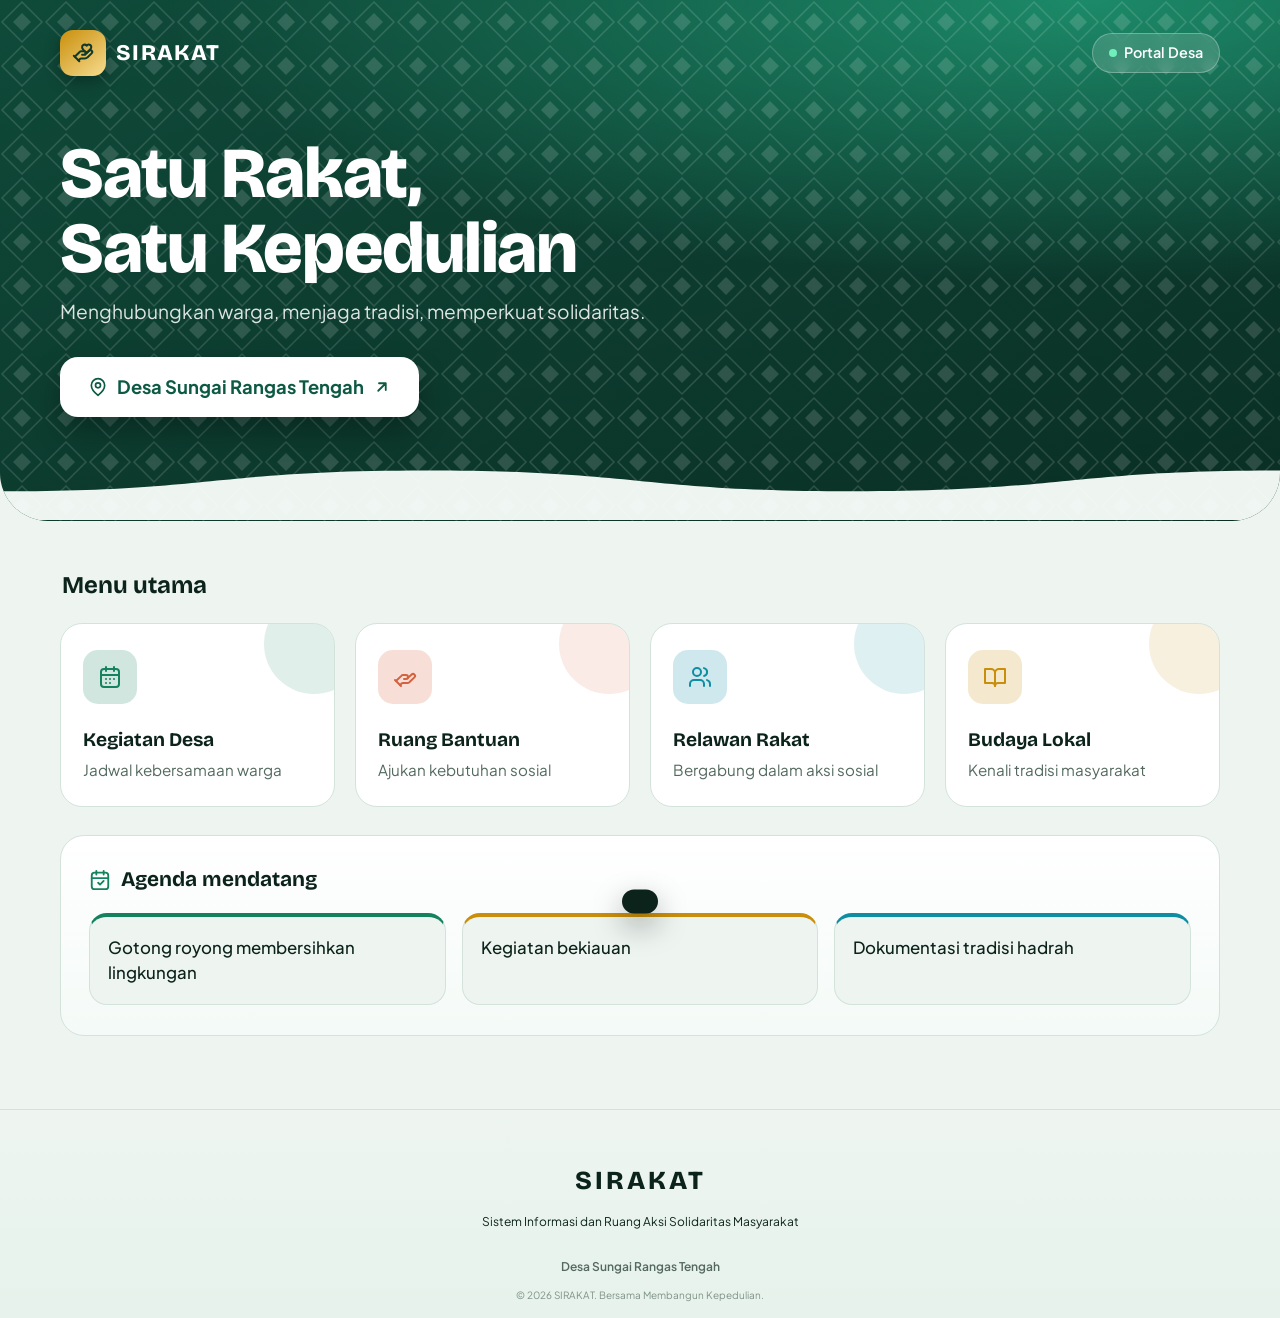
<file: index.html>
<!DOCTYPE html>
<html lang="id">
<head>
    <meta charset="utf-8">
    <meta name="viewport" content="width=device-width, initial-scale=1, viewport-fit=cover">

    <link rel="icon" href="logo_banjar.png?v=2">
    <link rel="apple-touch-icon" href="logo_banjar.png?v=2">

    <title>SIRAKAT – Portal Desa Sungai Rangas Tengah</title>

    <link rel="preconnect" href="https://fonts.googleapis.com">
    <link href="https://fonts.googleapis.com/css2?family=Bricolage+Grotesque:wght@600;700;800&family=Plus+Jakarta+Sans:wght@400;500;600&display=swap" rel="stylesheet">

    <link rel="stylesheet" href="style.css">
</head>

<body>

<div class="app">

    <!-- HEADER -->
    <header class="hero">

        <svg class="pattern" width="100%" height="100%" aria-hidden="true">
            <defs>
                <pattern id="sas" width="44" height="44" patternUnits="userSpaceOnUse">
                    <path d="M22 2 42 22 22 42 2 22Z"
                        fill="none" stroke="#fff" stroke-width="1.5"/>
                    <path d="M22 13 31 22 22 31 13 22Z" fill="#fff"/>
                </pattern>
            </defs>
            <rect width="100%" height="100%" fill="url(#sas)"/>
        </svg>

        <div class="top">

            <div class="brand">
                <span class="logo">
                    <svg width="22" height="22" viewBox="0 0 24 24"
                        fill="none" stroke="currentColor" stroke-width="2.2"
                        stroke-linecap="round" stroke-linejoin="round"
                        aria-hidden="true">
                        <path d="M11 14h2a2 2 0 1 0 0-4h-3c-.6 0-1.1.2-1.4.6L3 16"/>
                        <path d="m7 20 1.6-1.4c.3-.4.8-.6 1.4-.6h4c1.1 0 2.1-.4 2.8-1.2l4.6-4.4a2 2 0 0 0-2.75-2.91l-4.2 3.9"/>
                        <path d="m2 15 6 6"/>
                        <path d="M19.5 8.5c.7-.7 1.5-1.6 1.5-2.7A2.73 2.73 0 0 0 16 4a2.78 2.78 0 0 0-5 1.8c0 1.2.8 2 1.5 2.8L16 12Z"/>
                    </svg>
                </span>

                SIRAKAT
            </div>

            <span class="badge">
                <span class="dot"></span>
                Portal Desa
            </span>

        </div>

        <h1>Satu Rakat, Satu Kepedulian</h1>

        <p class="tag">
            Menghubungkan warga, menjaga tradisi, memperkuat solidaritas.
        </p>

        <a class="village"
            href="https://maps.app.goo.gl/5zvKgTzNbCBPgRcs8?g_st=ac"
            target="_blank"
            rel="noopener"
            aria-label="Buka tautan Desa Sungai Rangas Tengah">

            <svg width="20" height="20" viewBox="0 0 24 24"
                fill="none" stroke="currentColor" stroke-width="2"
                stroke-linecap="round" stroke-linejoin="round"
                aria-hidden="true">
                <path d="M20 10c0 6-8 12-8 12S4 16 4 10a8 8 0 0 1 16 0Z"/>
                <circle cx="12" cy="10" r="3"/>
            </svg>

            Desa Sungai Rangas Tengah

            <svg class="go" width="18" height="18" viewBox="0 0 24 24"
                fill="none" stroke="currentColor" stroke-width="2.4"
                stroke-linecap="round" stroke-linejoin="round"
                aria-hidden="true">
                <path d="M7 17 17 7M8 7h9v9"/>
            </svg>

        </a>

        <div class="hero-wave" aria-hidden="true">
            <svg class="waves" viewBox="0 0 1200 46" preserveAspectRatio="none">
                <path fill="#07120e"
                    d="M0 24c100 0 100-16 200-16s100 16 200 16 100-16 200-16 100 16 200 16 100-16 200-16 100 16 200 16V46H0Z"
                    style="fill:var(--bg)"/>
            </svg>
        </div>

    </header>


    <!-- KONTEN UTAMA -->
    <main>

        <h2>Menu utama</h2>

        <div class="grid">

            <!-- MENU KEGIATAN DESA -->
            <a href="kegiatanDesa.html" class="card c1" data-n="Kegiatan Desa">

                <span class="ico">
                    <svg viewBox="0 0 24 24" fill="none"
                        stroke="currentColor" stroke-width="2"
                        stroke-linecap="round" stroke-linejoin="round"
                        aria-hidden="true">
                        <rect x="3" y="4" width="18" height="18" rx="3"/>
                        <path d="M16 2v4M8 2v4M3 10h18M8 14h.01M12 14h.01M16 14h.01M8 18h.01M12 18h.01"/>
                    </svg>
                </span>

                <h3>Kegiatan Desa</h3>
                <p>Jadwal kebersamaan warga</p>

            </a>


            <!-- MENU RUANG BANTUAN -->
            <a href="https://forms.gle/cPUoxYeEaPa3DSxs7"
                class="card c2"
                data-n="Butuh Bantuan"
                target="_blank"
                rel="noopener">

                <span class="ico">
                    <svg viewBox="0 0 24 24" fill="none"
                        stroke="currentColor" stroke-width="2"
                        stroke-linecap="round" stroke-linejoin="round"
                        aria-hidden="true">
                        <path d="M11 14h2a2 2 0 1 0 0-4h-3c-.6 0-1.1.2-1.4.6L3 16"/>
                        <path d="m7 20 1.6-1.4c.3-.4.8-.6 1.4-.6h4c1.1 0 2.1-.4 2.8-1.2l4.6-4.4a2 2 0 0 0-2.75-2.91l-4.2 3.9"/>
                        <path d="m2 15 6 6"/>
                    </svg>
                </span>

                <h3>Ruang Bantuan</h3>
                <p>Ajukan kebutuhan sosial</p>

            </a>


            <!-- MENU RELAWAN RAKAT -->
            <a href="https://forms.gle/3x8sNTWQ5UChGt3t9"
                class="card c3"
                data-n="Relawan Rakat"
                target="_blank"
                rel="noopener">

                <span class="ico">
                    <svg viewBox="0 0 24 24" fill="none"
                        stroke="currentColor" stroke-width="2"
                        stroke-linecap="round" stroke-linejoin="round"
                        aria-hidden="true">
                        <circle cx="9" cy="7" r="4"/>
                        <path d="M2 21v-2a4 4 0 0 1 4-4h6a4 4 0 0 1 4 4v2"/>
                        <path d="M16 3.1a4 4 0 0 1 0 7.8M22 21v-2a4 4 0 0 0-3-3.9"/>
                    </svg>
                </span>

                <h3>Relawan Rakat</h3>
                <p>Bergabung dalam aksi sosial</p>

            </a>


            <!-- MENU BUDAYA LOKAL -->
            <a href="https://drive.google.com/drive/folders/1NHFBzE8z5zh7s4o5nzVVx8sExsSKldVB"
                class="card c4"
                data-n="Budaya Lokal"
                target="_blank"
                rel="noopener">

                <span class="ico">
                    <svg viewBox="0 0 24 24" fill="none"
                        stroke="currentColor" stroke-width="2"
                        stroke-linecap="round" stroke-linejoin="round"
                        aria-hidden="true">
                        <path d="M2 4h6a4 4 0 0 1 4 4v13a3 3 0 0 0-3-3H2Z"/>
                        <path d="M22 4h-6a4 4 0 0 0-4 4v13a3 3 0 0 1 3-3h7Z"/>
                    </svg>
                </span>

                <h3>Budaya Lokal</h3>
                <p>Kenali tradisi masyarakat</p>

            </a>

        </div>


        <!-- AGENDA MENDATANG -->
        <section class="agenda">

            <h2>
                <svg viewBox="0 0 24 24" fill="none"
                    stroke="currentColor" stroke-width="2"
                    stroke-linecap="round" stroke-linejoin="round"
                    aria-hidden="true">
                    <rect x="3" y="4" width="18" height="18" rx="3"/>
                    <path d="M16 2v4M8 2v4M3 10h18m-11 5 2 2 4-4"/>
                </svg>

                Agenda mendatang
            </h2>

            <ul>
                <li>Gotong royong membersihkan lingkungan</li>
                <li>Kegiatan bekiauan</li>
                <li>Dokumentasi tradisi hadrah</li>
            </ul>

        </section>

    </main>

</div>

<!-- FOOTER -->
<footer class="footer">

    <div class="footer-content">

        <h3>SIRAKAT</h3>

        <p class="footer-description">
            Sistem Informasi dan Ruang Aksi Solidaritas Masyarakat
        </p>

        <div class="footer-line"></div>

        <p class="footer-village">
            Desa Sungai Rangas Tengah
        </p>

        <span class="footer-copy">
            © 2026 SIRAKAT. Bersama Membangun Kepedulian.
        </span>

    </div>

</footer>
<!-- NOTIFIKASI -->
<div class="toast" id="toast" role="status" aria-live="polite"></div>


<!-- JAVASCRIPT -->
<script src="script.js"></script>



</body>
</html>
</file>
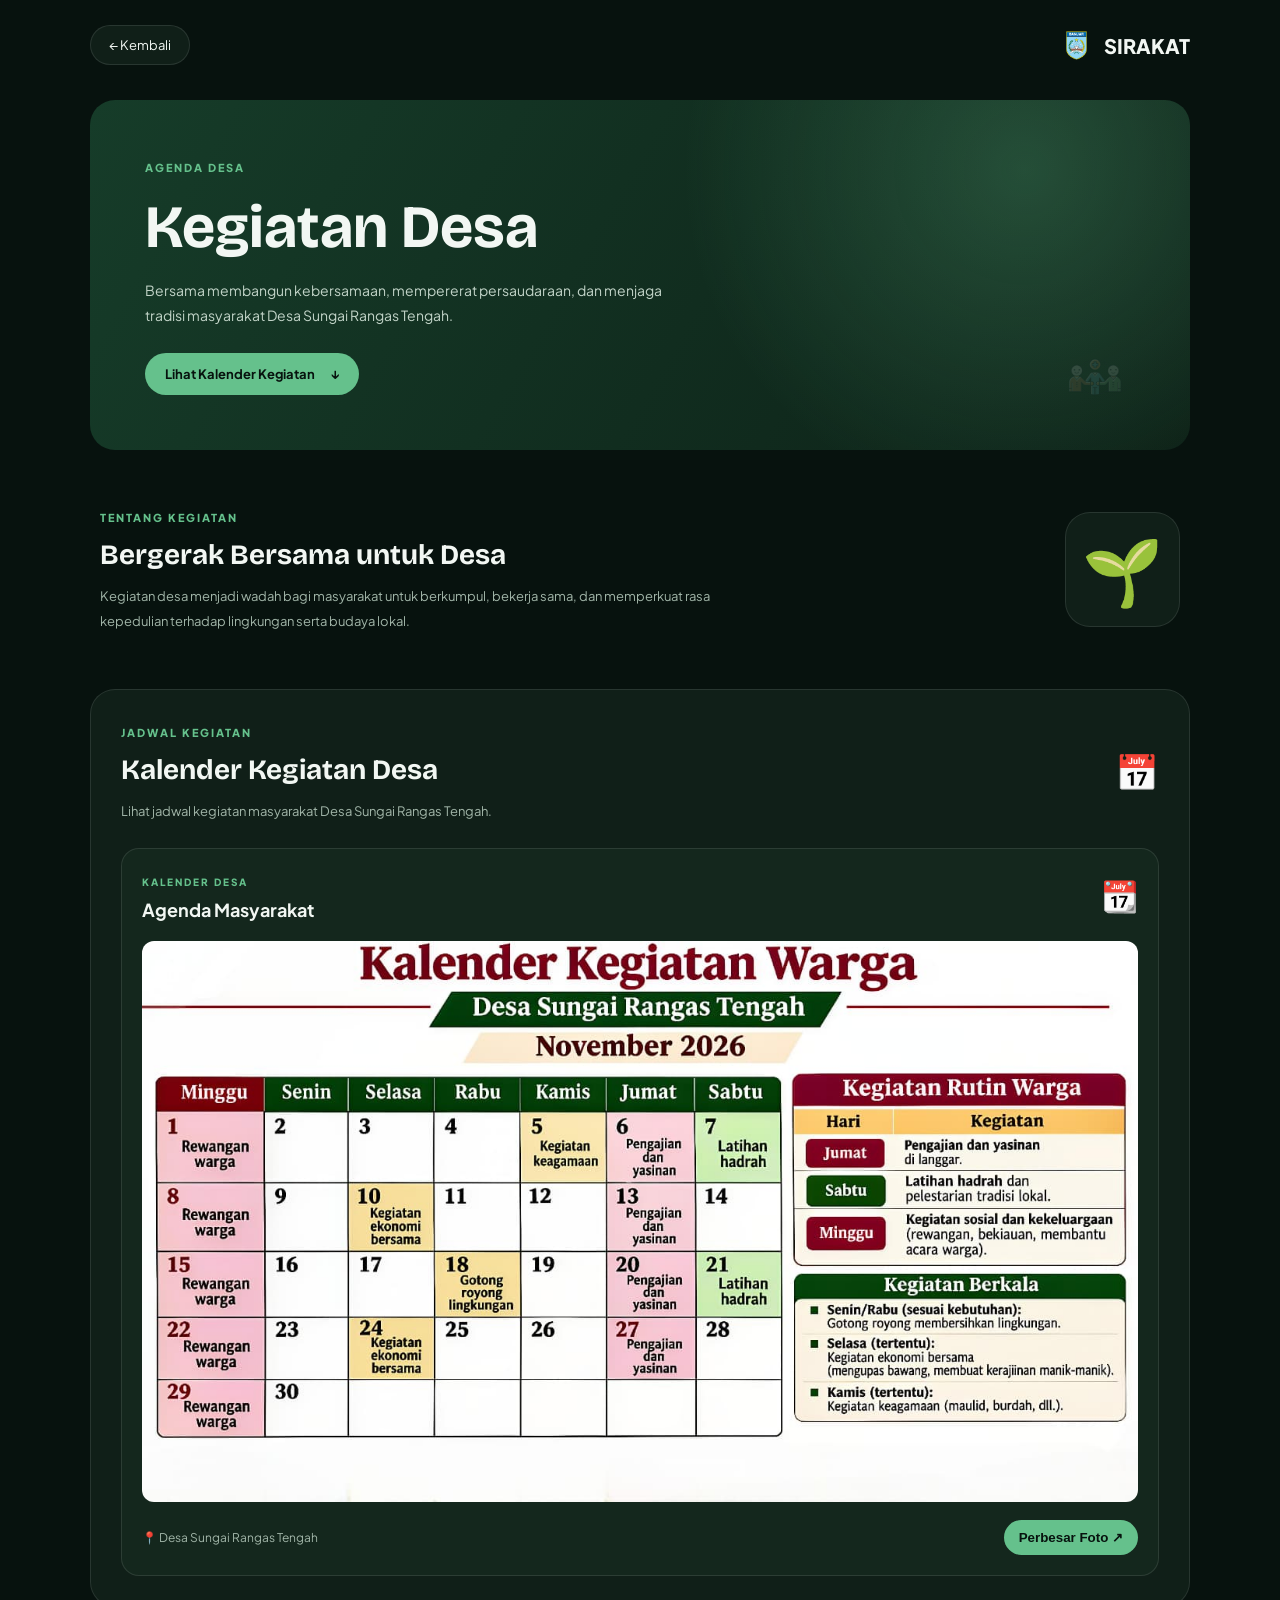
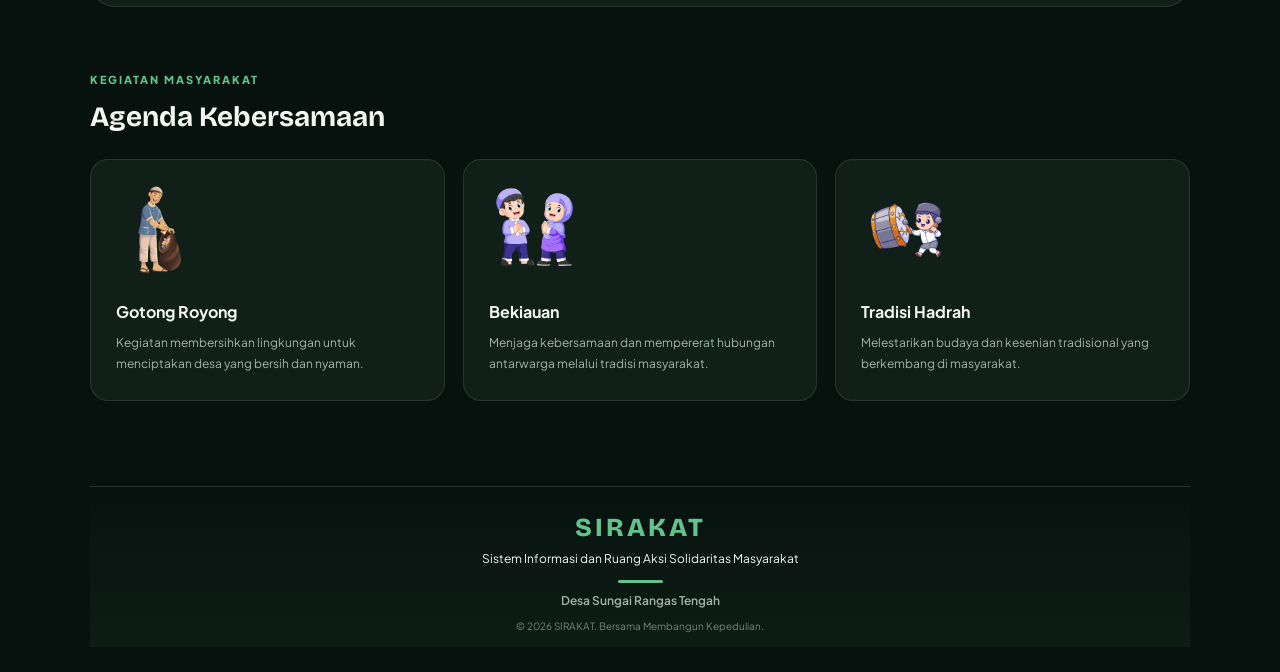
<file: kegiatanDesa.html>
<!DOCTYPE html>
<html lang="id">

<head>
    <meta charset="UTF-8">
    <meta name="viewport" content="width=device-width, initial-scale=1.0">

    <title>Kegiatan Desa | SIRAKAT</title>

    <link rel="icon" href="logo_banjar.png">

    <link rel="preconnect" href="https://fonts.googleapis.com">
    <link href="https://fonts.googleapis.com/css2?family=Bricolage+Grotesque:wght@600;700;800&family=Plus+Jakarta+Sans:wght@400;500;600;700&display=swap" rel="stylesheet">

    <style>
        :root {
            --bg: #07120e;
            --surface: #101f18;
            --card: #14271d;
            --primary: #65c18c;
            --text: #f2f7f3;
            --muted: #a1b5a8;
            --line: rgba(255,255,255,0.1);
        }

        * {
            margin: 0;
            padding: 0;
            box-sizing: border-box;
        }

        html {
            scroll-behavior: smooth;
        }

        body {
            background: var(--bg);
            color: var(--text);
            font-family: 'Plus Jakarta Sans', sans-serif;
        }

        .container {
            width: 100%;
            max-width: 1150px;
            margin: auto;
            padding: 25px;
        }

        /* HEADER */

        .header {
            display: flex;
            align-items: center;
            justify-content: space-between;
            margin-bottom: 35px;
        }

        .back-button {
            text-decoration: none;
            color: var(--text);
            background: var(--surface);
            border: 1px solid var(--line);
            padding: 11px 18px;
            border-radius: 30px;
            font-size: 13px;
            transition: 0.3s;
        }

        .back-button:hover {
            background: var(--primary);
            color: #07120e;
        }

        .brand {
            display: flex;
            align-items: center;
            gap: 10px;
            font-weight: 800;
            font-size: 20px;
        }

        .brand img {
            width: 35px;
            height: 35px;
            object-fit: contain;
        }

        /* HERO */

        .hero {
            min-height: 340px;
            padding: 55px;
            border-radius: 25px;
            background:
                radial-gradient(circle at 85% 20%, rgba(101,193,140,0.25), transparent 35%),
                linear-gradient(120deg, #163c29, #0d2117);
            position: relative;
            overflow: hidden;
            display: flex;
            align-items: center;
        }

        .hero-content {
            max-width: 650px;
            position: relative;
            z-index: 1;
        }

        .label,
        .section-label {
            color: var(--primary);
            font-size: 11px;
            font-weight: 800;
            letter-spacing: 2px;
        }

        .hero h1 {
            font-family: 'Bricolage Grotesque', sans-serif;
            font-size: clamp(38px, 6vw, 60px);
            margin: 15px 0;
        }

        .hero p {
            color: #c2d4c8;
            font-size: 14px;
            line-height: 1.8;
            max-width: 530px;
        }

        .hero-button {
            display: inline-flex;
            gap: 15px;
            align-items: center;
            margin-top: 25px;
            background: var(--primary);
            color: #07120e;
            padding: 13px 20px;
            border-radius: 30px;
            text-decoration: none;
            font-weight: 700;
            font-size: 13px;
            transition: 0.3s;
        }

        .hero-button:hover {
            transform: translateY(-3px);
            background: #8cdbab;
        }

        .hero-decoration {
            position: absolute;
            right: 45px;
            bottom: 40px;
            display: flex;
            flex-direction: column;
            text-align: right;
            color: rgba(255,255,255,0.12);
            font-weight: 800;
        }

        .hero-decoration span:first-child {
            font-size: 100px;
        }

        .hero-decoration span:last-child {
            font-size: 12px;
            letter-spacing: 5px;
        }

        /* INTRO */

        .intro {
            display: flex;
            justify-content: space-between;
            align-items: center;
            gap: 25px;
            padding: 55px 10px;
        }

        .intro h2,
        .section-heading h2,
        .activity-section h2 {
            font-family: 'Bricolage Grotesque', sans-serif;
            font-size: 28px;
            margin: 12px 0;
        }

        .intro p,
        .section-heading p {
            color: var(--muted);
            font-size: 13px;
            line-height: 1.9;
            max-width: 650px;
        }

        .intro-icon {
            font-size: 65px;
            background: var(--surface);
            border: 1px solid var(--line);
            width: 115px;
            height: 115px;
            border-radius: 25px;
            display: flex;
            align-items: center;
            justify-content: center;
            flex-shrink: 0;
        }

        /* KALENDER */

        .calendar-section {
            padding: 30px;
            background: var(--surface);
            border: 1px solid var(--line);
            border-radius: 25px;
            scroll-margin-top: 20px;
        }

        .section-heading {
            display: flex;
            justify-content: space-between;
            align-items: center;
            margin-bottom: 25px;
        }

        .calendar-icon {
            font-size: 35px;
        }

        .calendar-card {
            background: var(--card);
            border: 1px solid var(--line);
            border-radius: 18px;
            padding: 20px;
        }

        .calendar-top {
            display: flex;
            justify-content: space-between;
            align-items: center;
            margin-bottom: 20px;
        }

        .calendar-tag {
            font-size: 10px;
            letter-spacing: 2px;
            color: var(--primary);
            font-weight: 800;
        }

        .calendar-top h3 {
            margin-top: 8px;
            font-size: 18px;
        }

        .calendar-symbol {
            font-size: 30px;
        }

        .calendar-image {
            width: 100%;
            background: #fff;
            border-radius: 12px;
            overflow: hidden;
        }

        .calendar-image img {
            display: block;
            width: 100%;
            height: auto;
            cursor: zoom-in;
            transition: 0.3s;
        }

        .calendar-image img:hover {
            opacity: 0.9;
        }

        .calendar-footer {
            display: flex;
            justify-content: space-between;
            align-items: center;
            gap: 15px;
            margin-top: 18px;
            color: var(--muted);
            font-size: 12px;
        }

        .calendar-footer button {
            background: var(--primary);
            color: #07120e;
            border: none;
            padding: 10px 15px;
            border-radius: 20px;
            font-weight: 700;
            cursor: pointer;
        }

        /* DAFTAR KEGIATAN */

        .activity-section {
            padding: 60px 0;
        }

        .activity-grid {
            display: grid;
            grid-template-columns: repeat(3, 1fr);
            gap: 18px;
            margin-top: 25px;
        }

        .activity-card {
            padding: 25px;
            background: var(--surface);
            border: 1px solid var(--line);
            border-radius: 18px;
            transition: 0.3s;
        }

        .activity-card:hover {
            transform: translateY(-5px);
            border-color: var(--primary);
        }

        .activity-icon {
            font-size: 35px;
            margin-bottom: 18px;
        }

        .activity-card h3 {
            font-size: 16px;
            margin-bottom: 10px;
        }

        .activity-card p {
            color: var(--muted);
            font-size: 12px;
            line-height: 1.8;
        }

        /* FOOTER */

        .footer {
            margin-top: 25px;
            padding: 25px 20px 15px;
            text-align: center;
            background: linear-gradient(
                180deg,
                transparent,
                rgba(101, 193, 140, 0.06)
            );
            border-top: 1px solid var(--line);
        }

        .footer-content {
            max-width: 700px;
            margin: auto;
        }

        .footer h3 {
            color: var(--primary);
            font-family: 'Bricolage Grotesque', sans-serif;
            font-size: 26px;
            font-weight: 800;
            letter-spacing: 3px;
            margin-bottom: 6px;
        }

        .footer-description {
            color: var(--text);
            font-size: 12px;
            line-height: 1.6;
            margin-bottom: 12px;
        }

        .footer-line {
            width: 45px;
            height: 3px;
            background: var(--primary);
            border-radius: 10px;
            margin: 0 auto 10px;
        }

        .footer-village {
            color: var(--muted);
            font-size: 12px;
            font-weight: 600;
            margin-bottom: 12px;
        }

        .footer-copy {
            display: block;
            color: var(--muted);
            font-size: 10px;
            opacity: 0.7;
        }

        /* MODAL FOTO */

        .image-modal {
            display: none;
            position: fixed;
            inset: 0;
            z-index: 1000;
            background: rgba(0,0,0,0.93);
            align-items: center;
            justify-content: center;
            padding: 25px;
        }

        .image-modal.active {
            display: flex;
        }

        .image-modal img {
            max-width: 95%;
            max-height: 90vh;
            object-fit: contain;
            border-radius: 10px;
        }

        .close-modal {
            position: absolute;
            top: 20px;
            right: 30px;
            font-size: 40px;
            color: white;
            background: transparent;
            border: none;
            cursor: pointer;
        }

        /* RESPONSIVE HP */

        @media (max-width: 700px) {

            .container {
                padding: 15px;
            }

            .hero {
                min-height: 330px;
                padding: 30px 25px;
            }

            .hero-decoration {
                right: 15px;
                bottom: 15px;
                opacity: 0.5;
            }

            .hero-decoration span:first-child {
                font-size: 65px;
            }

            .intro {
                padding: 40px 5px;
            }

            .intro h2,
            .section-heading h2,
            .activity-section h2 {
                font-size: 23px;
            }

            .intro-icon {
                width: 75px;
                height: 75px;
                font-size: 40px;
            }

            .calendar-section {
                padding: 18px;
            }

            .calendar-card {
                padding: 12px;
            }

            .activity-grid {
                grid-template-columns: 1fr;
            }

            .calendar-footer {
                flex-direction: column;
                align-items: flex-start;
            }

            .section-heading {
                align-items: flex-start;
            }
        }
    </style>
</head>

<body>

    <div class="container">

        <!-- HEADER -->
        <header class="header">

            <a href="index.html" class="back-button">
                &#8592; Kembali
            </a>

            <div class="brand">
                <img src="logo_banjar.png" alt="Logo SIRAKAT">
                <span>SIRAKAT</span>
            </div>

        </header>


        <!-- HERO -->
        <section class="hero">

            <div class="hero-content">

                <span class="label">AGENDA DESA</span>

                <h1>Kegiatan Desa</h1>

                <p>
                    Bersama membangun kebersamaan, mempererat persaudaraan,
                    dan menjaga tradisi masyarakat Desa Sungai Rangas Tengah.
                </p>

                <a href="#kalender" class="hero-button">
                    Lihat Kalender Kegiatan
                    <span>&#8595;</span>
                </a>

            </div>

            <div class="hero-decoration">
                <img src="gotong.png" alt="Logo Desa" style="width: 100px; height: auto; opacity: 0.12;">
            </div>

        </section>


        <!-- INFORMASI -->
        <section class="intro">

            <div>
                <span class="section-label">TENTANG KEGIATAN</span>

                <h2>Bergerak Bersama untuk Desa</h2>

                <p>
                    Kegiatan desa menjadi wadah bagi masyarakat untuk
                    berkumpul, bekerja sama, dan memperkuat rasa
                    kepedulian terhadap lingkungan serta budaya lokal.
                </p>
            </div>

            <div class="intro-icon">
                &#127793;
            </div>

        </section>


        <!-- KALENDER -->
        <section class="calendar-section" id="kalender">

            <div class="section-heading">

                <div>
                    <span class="section-label">JADWAL KEGIATAN</span>
                    <h2>Kalender Kegiatan Desa</h2>
                    <p>
                        Lihat jadwal kegiatan masyarakat Desa Sungai Rangas Tengah.
                    </p>
                </div>

                <span class="calendar-icon">&#128197;</span>

            </div>


            <div class="calendar-card">

                <div class="calendar-top">
                    <div>
                        <span class="calendar-tag">KALENDER DESA</span>
                        <h3>Agenda Masyarakat</h3>
                    </div>

                    <span class="calendar-symbol">&#128198;</span>
                </div>

                <div class="calendar-image">

                    <img
                        src="rkalender.jpeg"
                        alt="Kalender kegiatan Desa Sungai Rangas Tengah"
                        id="calendarImage"
                    >

                </div>

                <div class="calendar-footer">
                    <span>&#128205; Desa Sungai Rangas Tengah</span>

                    <button id="zoomButton" type="button">
                        Perbesar Foto &#8599;
                    </button>
                </div>

            </div>

        </section>


        <!-- DAFTAR KEGIATAN -->
        <section class="activity-section">

            <span class="section-label">KEGIATAN MASYARAKAT</span>

            <h2>Agenda Kebersamaan</h2>

            <div class="activity-grid">

                <div class="activity-card">
                    <div class="activity-icon">
                        <img src="royong.png" alt="Gotong Royong" style="width: 90px; height: 90px; object-fit: contain;">
                    </div>
                    <h3>Gotong Royong</h3>
                    <p>
                        Kegiatan membersihkan lingkungan
                        untuk menciptakan desa yang bersih dan nyaman.
                    </p>
                </div>

                <div class="activity-card">
                    <div class="activity-icon">
                        <img src="kiauan.png" alt="Bekiauan" style="width: 90px; height: 90px; object-fit: contain;">
                    </div>
                    <h3>Bekiauan</h3>
                    <p>
                        Menjaga kebersamaan dan mempererat
                        hubungan antarwarga melalui tradisi masyarakat.
                    </p>
                </div>

                <div class="activity-card">
                    <div class="activity-icon">
                        <img src="behadrah.png" alt="Tradisi Hadrah" style="width: 90px; height: 90px; object-fit: contain;">
                    </div>
                    <h3>Tradisi Hadrah</h3>
                    <p>
                        Melestarikan budaya dan kesenian
                        tradisional yang berkembang di masyarakat.
                    </p>
                </div>

            </div>

        </section>


        <!-- FOOTER -->
        <footer class="footer">

            <div class="footer-content">

                <h3>SIRAKAT</h3>

                <p class="footer-description">
                    Sistem Informasi dan Ruang Aksi Solidaritas Masyarakat
                </p>

                <div class="footer-line"></div>

                <p class="footer-village">
                    Desa Sungai Rangas Tengah
                </p>

                <span class="footer-copy">
                    © 2026 SIRAKAT. Bersama Membangun Kepedulian.
                </span>

            </div>

        </footer>

    </div>


    <!-- MODAL FOTO -->
    <div class="image-modal" id="imageModal">

        <button class="close-modal" id="closeModal" aria-label="Tutup">
            &times;
        </button>

        <img src="rkalender.jpeg" alt="Kalender kegiatan desa">

    </div>


    <!-- JAVASCRIPT -->
    <script>
        // Mengambil elemen HTML
        const calendarImage = document.getElementById("calendarImage");
        const imageModal = document.getElementById("imageModal");
        const zoomButton = document.getElementById("zoomButton");
        const closeModal = document.getElementById("closeModal");

        // Membuka foto kalender
        function openImage() {
            imageModal.classList.add("active");
        }

        // Menutup foto kalender
        function closeImage() {
            imageModal.classList.remove("active");
        }

        // Klik foto untuk memperbesar
        calendarImage.addEventListener("click", openImage);

        // Klik tombol perbesar
        zoomButton.addEventListener("click", openImage);

        // Klik tombol X untuk menutup
        closeModal.addEventListener("click", closeImage);

        // Klik bagian luar foto untuk menutup
        imageModal.addEventListener("click", function(event) {
            if (event.target === imageModal) {
                closeImage();
            }
        });

        // Menutup menggunakan tombol Escape
        document.addEventListener("keydown", function(event) {
            if (event.key === "Escape") {
                closeImage();
            }
        });
    </script>

</body>
</html>
</file>
<file: style.css>
:root {
  --bg: #07120e;
  --surface: #12201b;
  --surface2: #182a23;
  --line: #27413a;
  --text: #f2f7f4;
  --muted: #9db3aa;
  --jade: #22a27a;
  --deep: #0d3a2d;
  --gold: #f0bf4c;
  --sky: #5cc8d9;
  --coral: #f08a6b;
  --pad: max(22px,calc((100vw - 1160px)/2));
  --hero-a: #0f4a39;
  --hero-b: #1c8a68;
  --on-hero: #fff;
  --pill-bg: #fff;
  --pill-text: #0d5a44;
  box-sizing: border-box;
  padding-top: env(safe-area-inset-top,0px);
  padding-bottom: env(safe-area-inset-bottom,0px);
}

@media (prefers-color-scheme:light) {
  :root:not([data-theme="dark"]) {
    --bg: #eef5f1;
    --surface: #fff;
    --surface2: #f4faf7;
    --line: #d3e3db;
    --text: #0c231b;
    --muted: #53695f;
    --jade: #14825f;
    --deep: #0d3a2d;
    --gold: #c98f0c;
    --sky: #0f8ea3;
    --coral: #d4623f;
  }
}

:root[data-theme="dark"] {
  --bg: #07120e;
}

*,
*::before,
*::after {
  box-sizing: border-box;
}

html {
  scroll-padding-top: env(safe-area-inset-top,0px);
}

body {
  margin: 0;
  background: var(--bg);
  color: var(--text);
  font-family: "Plus Jakarta Sans",system-ui,-apple-system,"Segoe UI",sans-serif;
  line-height: 1.5;
  -webkit-font-smoothing: antialiased;
}

.app {
  width: 100%;
  min-height: 100vh;
  position: relative;
}

h1,
h2,
.brand,
.card h3 {
  font-family: "Bricolage Grotesque","Plus Jakarta Sans",system-ui,sans-serif;
}

/* HERO */
.hero {
  position: relative;
  overflow: hidden;
  padding: 22px var(--pad) 0;
  color: var(--on-hero);
  background: radial-gradient(120% 90% at 85% 0%,var(--hero-b) 0%,transparent 60%),linear-gradient(160deg,var(--hero-a),#0a2e24);
  border-radius: 0 0 34px 34px;
}

.pattern {
  position: absolute;
  inset: 0;
  opacity: .14;
  pointer-events: none;
}

.top {
  position: relative;
  display: flex;
  align-items: center;
  justify-content: space-between;
}

.brand {
  display: flex;
  align-items: center;
  gap: 10px;
  font-weight: 800;
  font-size: 1.2rem;
  letter-spacing: .06em;
}

.logo {
  width: 40px;
  height: 40px;
  border-radius: 13px;
  background: linear-gradient(140deg,var(--gold),#f7dc8f);
  display: grid;
  place-items: center;
  color: #0d3a2d;
  box-shadow: 0 6px 16px rgba(0,0,0,.3);
}

.badge {
  display: flex;
  align-items: center;
  gap: 7px;
  font-size: .78rem;
  font-weight: 600;
  padding: 6px 12px;
  border-radius: 99px;
  background: rgba(255,255,255,.14);
  border: 1px solid rgba(255,255,255,.28);
  backdrop-filter: blur(6px);
}

.dot {
  width: 8px;
  height: 8px;
  border-radius: 50%;
  background: #6ff0b9;
  box-shadow: 0 0 0 0 rgba(111,240,185,.7);
  animation: pulse 2s infinite;
}

@keyframes pulse {
  70% {
    box-shadow: 0 0 0 8px rgba(111,240,185,0);
  }
  100% {
    box-shadow: 0 0 0 0 rgba(111,240,185,0);
  }
}

h1 {
  position: relative;
  margin: 34px 0 10px;
  font-size: clamp(2.1rem,9vw,2.8rem);
  line-height: 1.05;
  font-weight: 800;
  letter-spacing: -.02em;
  text-wrap: balance;
}

.tag {
  position: relative;
  margin: 0;
  max-width: 34ch;
  color: rgba(255,255,255,.86);
  font-size: .98rem;
}

.village {
  position: relative;
  display: flex;
  align-items: center;
  justify-content: center;
  gap: 9px;
  margin: 24px 0 0;
  padding: 15px 18px;
  border-radius: 18px;
  background: var(--pill-bg);
  color: var(--pill-text);
  font-weight: 700;
  font-size: 1.05rem;
  box-shadow: 0 14px 30px rgba(0,0,0,.28);
}

.village {
  text-decoration: none;
  cursor: pointer;
  transition: transform .18s,box-shadow .18s;
}

.village:hover {
  transform: translateY(-2px);
  box-shadow: 0 18px 36px rgba(0,0,0,.34);
}

.village:active {
  transform: scale(.98);
}

.village:focus-visible {
  outline: 3px solid var(--gold);
  outline-offset: 3px;
}

.village .go {
  flex: none;
}

.waves {
  display: block;
  width: 200%;
  height: 46px;
  margin-top: -1px;
  animation: drift 14s linear infinite;
}

@keyframes drift {
  to {
    transform: translateX(-50%);
  }
}

.hero-wave {
  margin: 0 calc(var(--pad) * -1);
  overflow: hidden;
  height: 46px;
}

/* MENU */
main {
  padding: 6px var(--pad) 48px;
}

h2 {
  font-size: 1.15rem;
  margin: 26px 2px 14px;
  font-weight: 700;
}

.grid {
  display: grid;
  grid-template-columns: 1fr 1fr;
  gap: 14px;
}

.card {
  all: unset;
  box-sizing: border-box;
  cursor: pointer;
  display: block;
  position: relative;
  overflow: hidden;
  padding: 18px 16px 18px;
  border-radius: 22px;
  background: var(--surface);
  border: 1px solid var(--line);
  transition: transform .18s,border-color .18s;
}

.card:hover {
  border-color: var(--c);
}

.card:active {
  transform: scale(.97);
}

.card:focus-visible,
.toast button:focus-visible {
  outline: 3px solid var(--gold);
  outline-offset: 2px;
}

.card::after {
  content: "";
  position: absolute;
  right: -30px;
  top: -30px;
  width: 100px;
  height: 100px;
  border-radius: 50%;
  background: var(--c);
  opacity: .13;
}

.ico {
  width: 46px;
  height: 46px;
  border-radius: 15px;
  display: grid;
  place-items: center;
  background: color-mix(in srgb,var(--c) 20%,transparent);
  color: var(--c);
  margin-bottom: 16px;
}

.ico svg {
  width: 24px;
  height: 24px;
}

.card h3 {
  margin: 0 0 4px;
  font-size: 1.05rem;
  font-weight: 700;
  color: var(--text);
}

.card p {
  margin: 0;
  font-size: .86rem;
  color: var(--muted);
  line-height: 1.4;
}

.c1 {
  --c: var(--jade);
}

.c2 {
  --c: var(--coral);
}

.c3 {
  --c: var(--sky);
}

.c4 {
  --c: var(--gold);
}

/* AGENDA */
.agenda {
  margin-top: 18px;
  padding: 20px 18px 14px;
  border-radius: 24px;
  background: linear-gradient(180deg,var(--surface),var(--surface2));
  border: 1px solid var(--line);
}

.agenda h2 {
  display: flex;
  align-items: center;
  gap: 10px;
  margin: 0 0 6px;
  font-size: 1.05rem;
}

.agenda h2 svg {
  width: 22px;
  height: 22px;
  color: var(--jade);
}

.agenda ul {
  list-style: none;
  margin: 0;
  padding: 0 0 0 4px;
  position: relative;
}

.agenda ul::before {
  content: "";
  position: absolute;
  left: 10px;
  top: 22px;
  bottom: 22px;
  width: 2px;
  background: repeating-linear-gradient(var(--line) 0 5px,transparent 5px 9px);
}

.agenda li {
  position: relative;
  display: flex;
  align-items: center;
  gap: 14px;
  padding: 12px 0;
  font-weight: 500;
}

.agenda li::before {
  content: "";
  flex: none;
  width: 14px;
  height: 14px;
  border-radius: 50%;
  background: var(--bg);
  border: 3px solid var(--c);
  z-index: 1;
}

.agenda li:nth-child(1) {
  --c: var(--jade);
}

.agenda li:nth-child(2) {
  --c: var(--gold);
}

.agenda li:nth-child(3) {
  --c: var(--sky);
}

.toast {
  position: fixed;
  left: 50%;
  bottom: calc(20px + env(safe-area-inset-bottom,0px));
  transform: translate(-50%,140%);
  background: var(--text);
  color: var(--bg);
  padding: 12px 18px;
  border-radius: 14px;
  font-size: .9rem;
  font-weight: 600;
  box-shadow: 0 12px 30px rgba(0,0,0,.35);
  transition: transform .3s;
  max-width: calc(100% - 32px);
  z-index: 5;
}

.toast.show {
  transform: translate(-50%,0);
}

@media (prefers-reduced-motion:reduce) {
  .waves,
  .dot {
    animation: none;
  }
  .card,
  .toast {
    transition: none;
  }
}

/* TABLET & LAPTOP: tampilan penuh */
@media (min-width:700px) {
  .hero {
    padding-top: 30px;
    border-radius: 0 0 48px 48px;
  }
  .hero-wave {
    height: 60px;
  }
  .waves {
    height: 60px;
  }
  h1 {
    margin-top: 60px;
    font-size: clamp(2.8rem,5.6vw,4.6rem);
    max-width: 16ch;
  }
  .tag {
    font-size: 1.2rem;
    max-width: 46ch;
  }
  .village {
    display: inline-flex;
    margin: 32px 0 44px;
    padding: 16px 28px;
    font-size: 1.15rem;
  }
  .brand {
    font-size: 1.4rem;
  }
  .logo {
    width: 46px;
    height: 46px;
  }
  .badge {
    font-size: .9rem;
    padding: 8px 16px;
  }
  h2 {
    font-size: 1.5rem;
    margin: 40px 2px 20px;
  }
  .grid {
    gap: 20px;
  }
  .card {
    padding: 26px 22px;
  }
  .ico {
    width: 54px;
    height: 54px;
    margin-bottom: 22px;
  }
  .card h3 {
    font-size: 1.2rem;
  }
  .card p {
    font-size: .95rem;
  }
  .card:hover {
    transform: translateY(-4px);
  }
}

@media (min-width:1000px) {
  .grid {
    grid-template-columns: repeat(4,1fr);
  }
  .agenda {
    margin-top: 28px;
    padding: 28px 28px 30px;
  }
  .agenda h2 {
    font-size: 1.3rem;
    margin-bottom: 18px;
  }
  .agenda ul {
    display: grid;
    grid-template-columns: repeat(3,1fr);
    gap: 16px;
    padding: 0;
  }
  .agenda ul::before {
    display: none;
  }
  .agenda li {
    flex-direction: column;
    align-items: flex-start;
    gap: 12px;
    padding: 18px;
    border-radius: 18px;
    background: var(--bg);
    border: 1px solid var(--line);
    border-top: 4px solid var(--c);
    font-size: 1.05rem;
  }
  .agenda li::before {
    display: none;
  }
}
/* FOOTER */

.footer {
    margin-top: 25px;
    padding: 25px 20px 15px;
    text-align: center;
    background: linear-gradient(
        180deg,
        transparent,
        rgba(101, 193, 140, 0.06)
    );
    border-top: 1px solid var(--line);
}

.footer-content {
    max-width: 700px;
    margin: auto;
}

.footer h3 {
    color: var(--primary);
    font-family: 'Bricolage Grotesque', sans-serif;
    font-size: 26px;
    font-weight: 800;
    letter-spacing: 3px;
    margin-bottom: 6px;
}

.footer-description {
    color: var(--text);
    font-size: 12px;
    line-height: 1.6;
    margin-bottom: 12px;
}

.footer-line {
    width: 45px;
    height: 3px;
    background: var(--primary);
    border-radius: 10px;
    margin: 0 auto 10px;
}

.footer-village {
    color: var(--muted);
    font-size: 12px;
    font-weight: 600;
    margin-bottom: 12px;
}

.footer-copy {
    display: block;
    color: var(--muted);
    font-size: 10px;
    opacity: 0.7;
}
</file>
